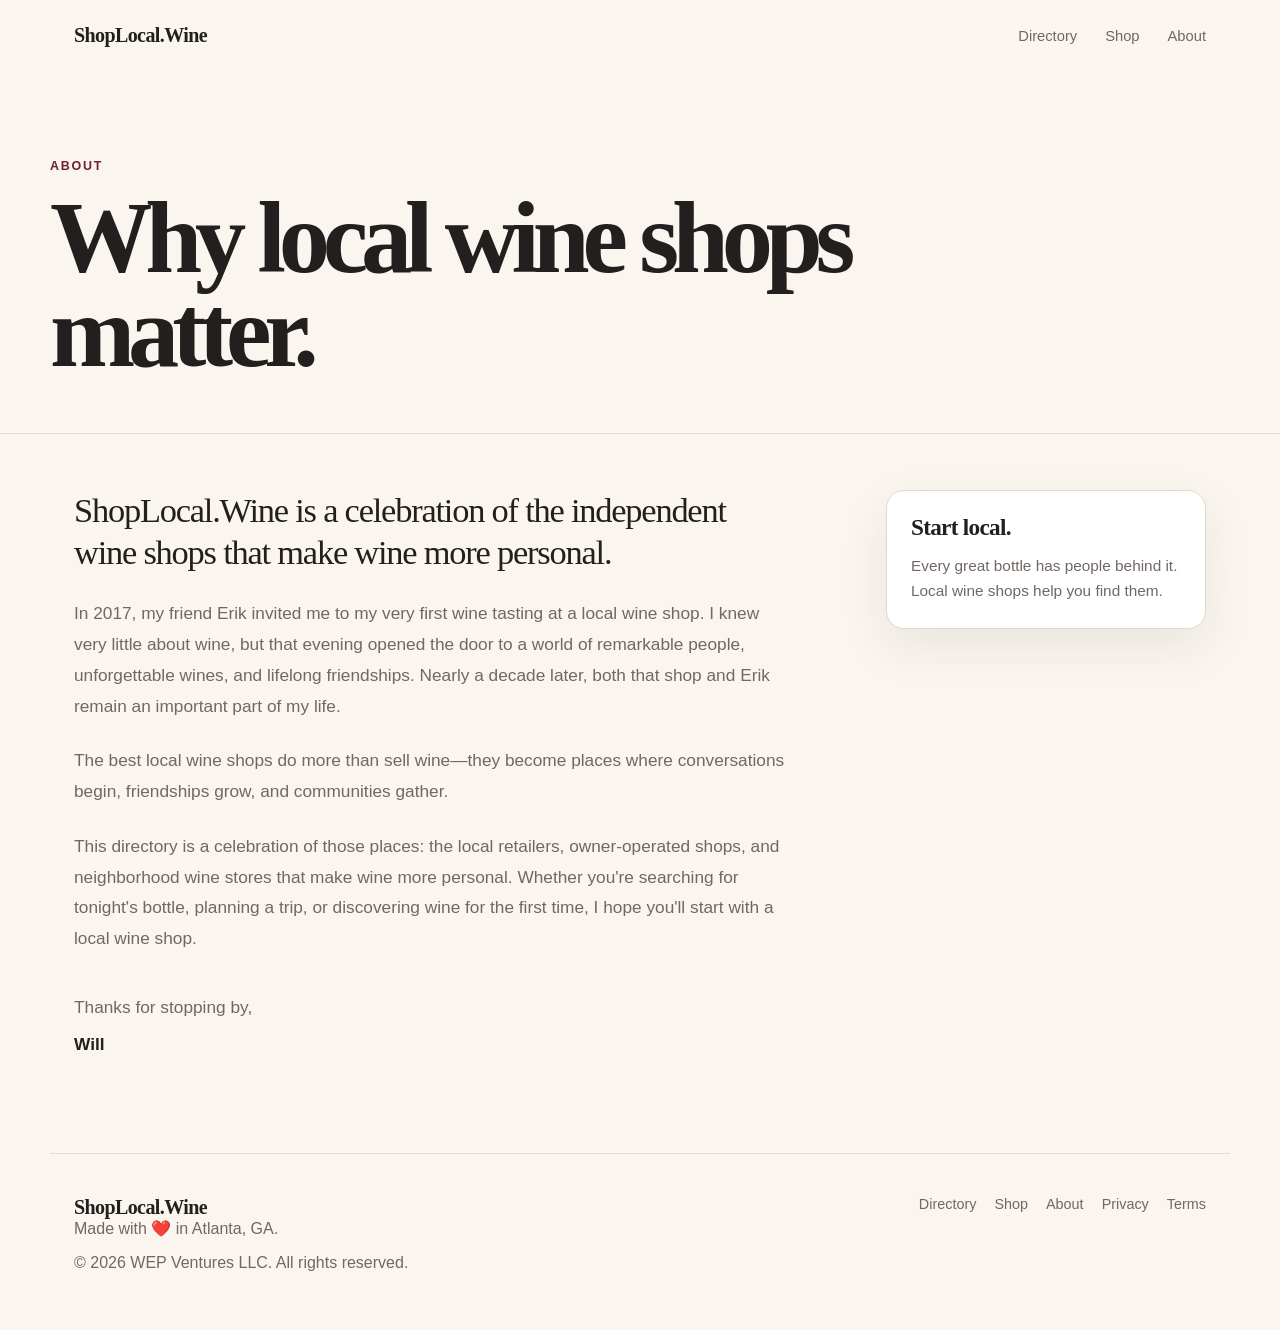
<file: about.html>
<!DOCTYPE html>
<html lang="en">
<head>
  <meta charset="UTF-8" />
  <meta name="viewport" content="width=device-width, initial-scale=1.0" />

  <title>About | ShopLocal.Wine</title>

  <meta
    name="description"
    content="ShopLocal.Wine helps people discover and support independent local wine shops."
  />

  <link rel="stylesheet" href="styles.css" />

  <style>
    html,
    body {
      min-height: 100%;
    }

    body {
      min-height: 100vh;
      min-height: 100dvh;
      display: flex;
      flex-direction: column;
    }

    .site-header {
      width: 100%;
    }

    .about-page {
      flex: 1;
      width: 100%;
      max-width: none;
      margin: 0;
      padding: 0;
    }

    .about-hero {
      padding: 88px 24px 54px;
      border-bottom: 1px solid var(--line);
    }

    .about-hero-inner {
      max-width: var(--container);
      margin: 0 auto;
    }

    .about-kicker {
      margin: 0 0 18px;
      font-family: Arial, sans-serif;
      font-size: 0.78rem;
      font-weight: 700;
      letter-spacing: 0.14em;
      text-transform: uppercase;
      color: var(--wine);
    }

    .about-title {
      max-width: 860px;
      margin: 0;
      font-size: clamp(3.2rem, 8vw, 6.8rem);
      line-height: 0.92;
      letter-spacing: -0.07em;
    }

    .about-body {
      max-width: var(--container);
      margin: 0 auto;
      padding: 56px 24px 88px;
      display: grid;
      grid-template-columns: minmax(0, 1fr) 320px;
      gap: 58px;
      align-items: start;
    }

    .about-copy {
      max-width: 720px;
    }

    .about-copy p {
      margin: 0 0 24px;
      font-family: Arial, sans-serif;
      font-size: 1.08rem;
      line-height: 1.78;
      color: var(--muted);
    }

    .about-copy .lead {
      font-family: Georgia, "Times New Roman", serif;
      font-size: clamp(1.45rem, 3vw, 2.15rem);
      line-height: 1.22;
      letter-spacing: -0.035em;
      color: var(--ink);
    }

    .about-note {
      padding: 24px;
      border: 1px solid var(--line);
      border-radius: 18px;
      background: var(--surface);
      box-shadow: var(--shadow);
    }

    .about-note h2 {
      margin: 0 0 12px;
      font-size: 1.45rem;
      line-height: 1.1;
      letter-spacing: -0.03em;
    }

    .about-note p {
      margin: 0;
      font-family: Arial, sans-serif;
      font-size: 0.96rem;
      line-height: 1.65;
      color: var(--muted);
    }

    .about-signoff {
      margin-top: 38px;
    }

    .about-signoff p {
      margin-bottom: 6px;
    }

    .about-name {
      font-weight: 700;
      color: var(--ink) !important;
    }

    .site-footer {
      margin-top: auto;
    }

    @media (max-width: 900px) {
      .about-hero {
        padding-top: 64px;
      }

      .about-body {
        grid-template-columns: 1fr;
        gap: 34px;
        padding-top: 42px;
      }

      .about-note {
        max-width: 520px;
      }
    }

    @media (max-width: 560px) {
      .about-hero {
        padding: 56px 18px 38px;
      }

      .about-body {
        padding: 36px 18px 66px;
      }

      .about-title {
        font-size: clamp(3rem, 16vw, 4.7rem);
      }

      .about-copy .lead {
        font-size: 1.42rem;
      }
    }
  </style>
</head>

<body>

  <header class="site-header">
    <a href="index.html" class="logo">ShopLocal.Wine</a>

    <nav class="desktop-nav">
      <a href="index.html#directory">Directory</a>
      <a href="index.html#shop">Shop</a>
      <a href="about.html">About</a>
    </nav>

    <button class="menu-toggle" id="menuToggle" aria-label="Open menu">
      <span></span>
      <span></span>
      <span></span>
    </button>
  </header>

  <nav class="mobile-nav" id="mobileNav">
    <a href="index.html#directory">Directory</a>
    <a href="index.html#shop">Shop</a>
    <a href="about.html">About</a>
    <a href="index.html#newsletter">Newsletter</a>
  </nav>
<main class="about-page">
  <section class="about-hero">
    <div class="about-hero-inner">
      <p class="about-kicker">About</p>
      <h1 class="about-title">Why local wine shops matter.</h1>
    </div>
  </section>

  <section class="about-body">
    <div class="about-copy">
      <p class="lead">
        ShopLocal.Wine is a celebration of the independent wine shops that make wine more personal.
      </p>

      <p>
        In 2017, my friend Erik invited me to my very first wine tasting at a local wine shop. I knew very little about wine, but that evening opened the door to a world of remarkable people, unforgettable wines, and lifelong friendships. Nearly a decade later, both that shop and Erik remain an important part of my life.
      </p>

      <p>
        The best local wine shops do more than sell wine—they become places where conversations begin, friendships grow, and communities gather.
      </p>

      <p>
        This directory is a celebration of those places: the local retailers, owner-operated shops, and neighborhood wine stores that make wine more personal. Whether you're searching for tonight's bottle, planning a trip, or discovering wine for the first time, I hope you'll start with a local wine shop.
      </p>

      <div class="about-signoff">
        <p>Thanks for stopping by,</p>
        <p class="about-name">Will</p>
      </div>
    </div>

    <aside class="about-note">
      <h2>Start local.</h2>
      <p>
        Every great bottle has people behind it. Local wine shops help you find them.
      </p>
    </aside>
  </section>
</main>

  <div id="siteFooter"></div>

  <script>
    fetch("/footer.html")
      .then((response) => response.text())
      .then((html) => {
        document.getElementById("siteFooter").innerHTML = html;
      });
  </script>

  <script src="script.js"></script>

</body>
</html>
</file>
<file: styles.css>
:root {
  --bg: #faf6ef;
  --surface: #ffffff;
  --surface-alt: #f1e8dc;
  --ink: #241f1f;
  --muted: #716763;
  --line: #e4d8ca;
  --wine: #6f1d3b;
  --wine-dark: #4e1228;
  --gold: #b88945;
  --shadow: 0 18px 50px rgba(36, 31, 31, 0.08);
  --radius: 22px;
  --container: 1180px;
}

* {
  box-sizing: border-box;
}

html {
  scroll-behavior: smooth;
}

body {
  margin: 0;
  font-family: Georgia, "Times New Roman", serif;
  background: var(--bg);
  color: var(--ink);
}

body.modal-open {
  overflow: hidden;
}

a {
  color: inherit;
  text-decoration: none;
}

button,
input,
textarea {
  font: inherit;
}

.site-header {
  position: sticky;
  top: 0;
  z-index: 50;
  display: flex;
  align-items: center;
  justify-content: space-between;
  max-width: var(--container);
  margin: 0 auto;
  padding: 24px;
  background: rgba(250, 246, 239, 0.9);
  backdrop-filter: blur(14px);
}

.logo,
.footer-logo {
  font-size: 1.25rem;
  font-weight: 700;
  letter-spacing: -0.03em;
}

.desktop-nav {
  display: flex;
  gap: 28px;
  font-family: Arial, sans-serif;
  font-size: 0.92rem;
  color: var(--muted);
}

.desktop-nav a:hover {
  color: var(--wine);
}

.menu-toggle {
  display: none;
  width: 42px;
  height: 42px;
  border: 1px solid var(--line);
  border-radius: 999px;
  background: var(--surface);
  cursor: pointer;
}

.menu-toggle span {
  display: block;
  width: 18px;
  height: 2px;
  margin: 4px auto;
  background: var(--ink);
}

.mobile-nav {
  display: none;
  position: fixed;
  top: 82px;
  left: 16px;
  right: 16px;
  z-index: 40;
  padding: 18px;
  border: 1px solid var(--line);
  border-radius: 20px;
  background: var(--surface);
  box-shadow: var(--shadow);
}

.mobile-nav.open {
  display: grid;
  gap: 14px;
}

.mobile-nav a {
  font-family: Arial, sans-serif;
  color: var(--muted);
}

.hero {
  padding: 90px 24px 70px;
}

.hero-inner {
  max-width: var(--container);
  margin: 0 auto;
}

.eyebrow {
  margin: 0 0 14px;
  font-family: Arial, sans-serif;
  font-size: 0.78rem;
  font-weight: 700;
  letter-spacing: 0.14em;
  text-transform: uppercase;
  color: var(--wine);
}

h1,
h2,
h3,
p {
  margin-top: 0;
}

h1 {
  max-width: 760px;
  margin-bottom: 20px;
  font-size: clamp(3.3rem, 9vw, 7.5rem);
  line-height: 0.9;
  letter-spacing: -0.08em;
}

h2 {
  max-width: 760px;
  margin-bottom: 18px;
  font-size: clamp(2rem, 4vw, 4.1rem);
  line-height: 0.96;
  letter-spacing: -0.06em;
}

h3 {
  margin-bottom: 10px;
  font-size: 1.3rem;
  line-height: 1.1;
  letter-spacing: -0.03em;
}

.hero-copy {
  max-width: 620px;
  margin-bottom: 30px;
  font-family: Arial, sans-serif;
  font-size: 1.12rem;
  line-height: 1.7;
  color: var(--muted);
}

.primary-button {
  display: inline-flex;
  align-items: center;
  justify-content: center;
  min-height: 48px;
  padding: 0 22px;
  border-radius: 999px;
  background: var(--wine);
  color: #fff;
  font-family: Arial, sans-serif;
  font-weight: 700;
}

.primary-button:hover {
  background: var(--wine-dark);
}

.directory-section,
.shop-section,
.news-section,
.about-section,
.newsletter-section {
  max-width: var(--container);
  margin: 0 auto;
  padding: 70px 24px;
}

.section-heading {
  margin-bottom: 28px;
}

.mobile-search-panel {
  display: none;
}

.desktop-search-panel {
  display: block;
}

.directory-layout {
  display: grid;
  grid-template-columns: minmax(0, 1.25fr) 420px;
  gap: 20px;
  min-height: 620px;
}

.wine-map {
  width: 100%;
  height: 100%;
  min-height: 620px;
}

.map-panel,
.results-panel {
  border: 1px solid var(--line);
  border-radius: var(--radius);
  background: var(--surface);
  box-shadow: var(--shadow);
  overflow: hidden;
}

.map-panel {
  min-height: 620px;
}

.map-placeholder {
  display: grid;
  place-items: center;
  align-content: center;
  height: 100%;
  min-height: 620px;
  background:
    linear-gradient(90deg, rgba(111, 29, 59, 0.06) 1px, transparent 1px),
    linear-gradient(rgba(111, 29, 59, 0.06) 1px, transparent 1px),
    var(--surface-alt);
  background-size: 44px 44px;
  color: var(--muted);
  font-family: Arial, sans-serif;
  text-align: center;
}

.map-pin {
  display: grid;
  place-items: center;
  width: 76px;
  height: 76px;
  margin-bottom: 18px;
  border-radius: 50%;
  background: var(--wine);
  color: #fff;
  box-shadow: 0 18px 36px rgba(111, 29, 59, 0.25);
}

.results-panel {
  padding: 18px;
  display: flex;
  flex-direction: column;
  max-height: 620px;
  min-height: 0;
}

.search-box {
  margin-bottom: 14px;
}

.search-box input {
  width: 100%;
  min-height: 52px;
  padding: 0 16px;
  border: 1px solid var(--line);
  border-radius: 999px;
  background: #fff;
  outline: none;
  font-family: Arial, sans-serif;
}

.search-box input:focus {
  border-color: var(--wine);
}

.results-meta {
  margin-bottom: 14px;
  font-family: Arial, sans-serif;
  font-size: 0.86rem;
  color: var(--muted);
}

.shop-list {
  display: grid;
  gap: 14px;
  overflow-y: auto;
  min-height: 0;
  padding-right: 4px;
}

.shop-card {
  padding: 18px;
  border: 1px solid var(--line);
  border-radius: 18px;
  background: #fff;
}

.shop-card-note {
  cursor: default;
  background: var(--surface-alt);
}

.shop-card h3 {
  margin-bottom: 6px;
}

.shop-location,
.shop-description,
.shop-tags {
  font-family: Arial, sans-serif;
  color: var(--muted);
}

.shop-location {
  margin-bottom: 10px;
  font-size: 0.92rem;
}

.shop-description {
  margin-bottom: 14px;
  font-size: 0.95rem;
  line-height: 1.55;
}

.shop-tags {
  display: flex;
  flex-wrap: wrap;
  gap: 8px;
  margin-bottom: 14px;
  font-size: 0.78rem;
}

.shop-tags span {
  padding: 6px 9px;
  border-radius: 999px;
  background: var(--surface-alt);
}

.shop-link {
  font-family: Arial, sans-serif;
  font-size: 0.9rem;
  font-weight: 700;
  color: var(--wine);
}

/* ==========================
   SUBMIT SHOP CTA + MODAL
========================== */

.submit-shop-cta {
  display: flex;
  justify-content: center;
  padding: 42px 0 0;
}

.submit-shop-cta-button {
  display: inline-flex;
  align-items: center;
  justify-content: center;
  width: min(100%, 660px);
  min-height: 58px;
  padding: 0 26px;
  border: 0;
  border-radius: 999px;
  background: var(--wine);
  color: #fff;
  font-family: Arial, sans-serif;
  font-size: 1rem;
  font-weight: 700;
  line-height: 1;
  cursor: pointer;
  box-shadow: 0 20px 45px rgba(111, 29, 59, 0.2);
}

.submit-shop-cta-button:hover {
  background: var(--wine-dark);
}

.submit-shop-overlay {
  position: fixed;
  inset: 0;
  z-index: 900;
  display: none;
  align-items: center;
  justify-content: center;
  padding: 22px;
  background: rgba(36, 31, 31, 0.42);
}

.submit-shop-overlay.open {
  display: flex;
}

.submit-shop-modal {
  position: relative;
  width: min(100%, 760px);
  max-height: min(88vh, 820px);
  overflow-y: auto;
  padding: 30px;
  border: 1px solid var(--line);
  border-radius: var(--radius);
  background: var(--bg);
  box-shadow: 0 30px 80px rgba(36, 31, 31, 0.28);
}

.submit-shop-close {
  position: sticky;
  top: 0;
  z-index: 1;
  float: right;
  display: grid;
  place-items: center;
  width: 42px;
  height: 42px;
  margin: -8px -8px 4px 14px;
  border: 1px solid var(--line);
  border-radius: 999px;
  background: var(--surface);
  color: var(--ink);
  font-size: 1.7rem;
  line-height: 1;
  cursor: pointer;
}

.submit-shop-close:hover {
  border-color: var(--wine);
  color: var(--wine);
}

.submit-shop-content h2 {
  max-width: 580px;
  margin-bottom: 14px;
  font-size: clamp(2rem, 5vw, 3.8rem);
}

.submit-shop-intro,
.submit-shop-thanks p {
  max-width: 560px;
  margin-bottom: 24px;
  font-family: Arial, sans-serif;
  line-height: 1.65;
  color: var(--muted);
}

.submit-shop-form {
  display: grid;
  grid-template-columns: repeat(2, minmax(0, 1fr));
  gap: 16px;
  clear: both;
}

.form-field {
  display: grid;
  gap: 7px;
}

.form-field-wide,
.submit-shop-error,
.submit-shop-button {
  grid-column: 1 / -1;
}

.form-field label {
  font-family: Arial, sans-serif;
  font-size: 0.86rem;
  font-weight: 700;
  color: var(--ink);
}

.form-field input,
.form-field textarea {
  width: 100%;
  min-height: 50px;
  padding: 13px 15px;
  border: 1px solid var(--line);
  border-radius: 16px;
  background: var(--surface);
  color: var(--ink);
  outline: none;
  font-family: Arial, sans-serif;
}

.form-field textarea {
  resize: vertical;
  line-height: 1.5;
}

.form-field input:focus,
.form-field textarea:focus {
  border-color: var(--wine);
  box-shadow: 0 0 0 3px rgba(111, 29, 59, 0.12);
}

.submit-shop-error {
  display: none;
  margin: 2px 0 0;
  padding: 12px 14px;
  border: 1px solid rgba(111, 29, 59, 0.24);
  border-radius: 14px;
  background: #fcf5f7;
  color: var(--wine-dark);
  font-family: Arial, sans-serif;
  line-height: 1.45;
}

.submit-shop-error.visible {
  display: block;
}

.submit-shop-button,
.submit-shop-thanks button {
  min-height: 52px;
  padding: 0 22px;
  border: 0;
  border-radius: 999px;
  background: var(--wine);
  color: #fff;
  font-family: Arial, sans-serif;
  font-weight: 700;
  cursor: pointer;
}

.submit-shop-button:hover,
.submit-shop-thanks button:hover {
  background: var(--wine-dark);
}

.submit-shop-button:disabled {
  cursor: not-allowed;
  opacity: 0.68;
}

.submit-shop-thanks {
  clear: both;
  padding-top: 8px;
}

.newsletter-section {
  display: grid;
  grid-template-columns: 1fr 420px;
  gap: 30px;
  align-items: center;
  margin-top: 40px;
  border-top: 1px solid var(--line);
  border-bottom: 1px solid var(--line);
}

.newsletter-section p {
  max-width: 580px;
  font-family: Arial, sans-serif;
  line-height: 1.7;
  color: var(--muted);
}

.newsletter-form {
  display: flex;
  gap: 10px;
}

.newsletter-form input {
  min-width: 0;
  flex: 1;
  height: 52px;
  padding: 0 16px;
  border: 1px solid var(--line);
  border-radius: 999px;
  background: #fff;
  outline: none;
  font-family: Arial, sans-serif;
}

.newsletter-form button {
  height: 52px;
  padding: 0 18px;
  border: 0;
  border-radius: 999px;
  background: var(--wine);
  color: #fff;
  font-family: Arial, sans-serif;
  font-weight: 700;
  cursor: pointer;
}

.category-grid,
.news-grid {
  display: grid;
  grid-template-columns: repeat(3, 1fr);
  gap: 18px;
}

.category-card,
.news-card {
  min-height: 190px;
  padding: 24px;
  border: 1px solid var(--line);
  border-radius: var(--radius);
  background: var(--surface);
  box-shadow: var(--shadow);
}

.category-card p,
.news-card p,
.about-section p {
  font-family: Arial, sans-serif;
  line-height: 1.65;
  color: var(--muted);
}

.category-card {
  display: flex;
  flex-direction: column;
  color: inherit;
  text-decoration: none;
  cursor: pointer;
  transition:
    transform .2s ease,
    box-shadow .2s ease,
    border-color .2s ease,
    background-color .2s ease;
}

.category-card:hover {
  transform: translateY(-4px);
  border-color: var(--wine);
  background: #fcf5f7;
  box-shadow: 0 18px 40px rgba(111, 29, 59, .12);
}

.category-card:hover h3 {
  color: var(--wine);
}

.coming-soon-pill {
  display: inline-flex;
  align-items: center;
  justify-content: center;
  align-self: flex-end;
  min-width: 180px;
  min-height: 44px;
  margin-top: auto;
  padding: 0 22px;
  border: 6px solid var(--wine);
  border-radius: 20px;
  background: var(--surface);
  color: var(--wine);
  font-family: Arial, sans-serif;
  font-size: 0.95rem;
  font-weight: 700;
}

.news-label {
  margin-bottom: 14px;
  font-size: 0.78rem;
  font-weight: 700;
  letter-spacing: 0.12em;
  text-transform: uppercase;
  color: var(--wine) !important;
}

.about-section {
  padding-bottom: 120px;
}

.about-section p {
  max-width: 760px;
  font-size: 1.08rem;
}

.concierge-button {
  position: fixed;
  right: 22px;
  bottom: 22px;
  z-index: 60;
  display: grid;
  gap: 2px;
  min-width: 96px;
  padding: 13px 16px;
  border: 0;
  border-radius: 999px;
  background: var(--wine);
  color: #fff;
  box-shadow: 0 20px 40px rgba(111, 29, 59, 0.28);
  cursor: pointer;
}

.concierge-button span,
.concierge-button strong {
  font-family: Arial, sans-serif;
  font-size: 0.78rem;
}

.concierge-button strong {
  font-size: 1rem;
}

.site-footer {
  display: grid;
  grid-template-columns: 1fr auto;
  gap: 30px;
  max-width: var(--container);
  margin: 0 auto;
  padding: 42px 24px;
  border-top: 1px solid var(--line);
}

.site-footer p,
.footer-links {
  font-family: Arial, sans-serif;
  color: var(--muted);
}

.footer-links {
  display: flex;
  flex-wrap: wrap;
  gap: 18px;
  align-items: start;
  font-size: 0.9rem;
}

.footer-links a:hover {
  color: var(--wine);
}

@media (max-width: 900px) {
  .desktop-nav {
    display: none;
  }

  .menu-toggle {
    display: block;
  }

  .hero {
    padding-top: 64px;
  }

  .directory-layout,
  .newsletter-section,
  .site-footer {
    grid-template-columns: 1fr;
  }

  .directory-layout {
    min-height: auto;
  }

  .results-panel {
    max-height: 460px;
  }

  .map-panel,
  .map-placeholder {
    min-height: 360px;
  }

  .wine-map {
    min-height: 360px;
  }

  .mobile-search-panel {
    display: block;
    margin-bottom: 16px;
  }

  .desktop-search-panel {
    display: none;
  }

  .submit-shop-cta {
    padding-top: 34px;
  }

.submit-shop-cta-button {
  width: 100%;
  min-height: 58px;
  font-size: 1rem;
}

  .submit-shop-form {
    grid-template-columns: 1fr;
  }

  .category-grid,
  .news-grid {
    grid-template-columns: 1fr;
  }

  .newsletter-form {
    flex-direction: column;
    width: 100%;
  }

  .newsletter-form input {
    width: 100%;
    height: auto;
    min-height: 58px;
    padding: 16px 20px;
    font-size: 18px;
    line-height: 1.3;
    -webkit-appearance: none;
    appearance: none;
  }

  .newsletter-form button {
    width: 100%;
    min-height: 58px;
  }
}

@media (max-width: 560px) {
  .site-header {
    padding: 18px;
  }

  .hero,
  .directory-section,
  .shop-section,
  .news-section,
  .about-section,
  .newsletter-section {
    padding-left: 18px;
    padding-right: 18px;
  }

  h1 {
    font-size: clamp(3rem, 16vw, 4.8rem);
  }

  h2 {
    font-size: clamp(2rem, 11vw, 3.2rem);
  }

  .submit-shop-overlay {
    align-items: stretch;
    padding: 12px;
  }

  .submit-shop-modal {
    max-height: calc(100vh - 24px);
    max-height: calc(100dvh - 24px);
    padding: 22px;
    border-radius: 18px;
  }

  .submit-shop-content h2 {
    font-size: clamp(2rem, 11vw, 3.1rem);
  }

  .concierge-button {
    right: 16px;
    bottom: 16px;
  }
}

/* ==========================
   CHAT
========================== */

.chat-overlay {
  position: fixed;
  inset: 0;
  background: rgba(0,0,0,.35);
  display: none;
  align-items: center;
  justify-content: center;
  z-index: 999;
  padding: 20px;
}

.chat-overlay.open {
  display: flex;
}

.chat-window {
  width: 100%;
  max-width: 430px;
  height: 700px;
  max-height: 90vh;
  background: white;
  border-radius: 24px;
  overflow: hidden;
  display: flex;
  flex-direction: column;
  box-shadow: 0 30px 80px rgba(0,0,0,.25);
}

.chat-header {
  background: var(--wine);
  color: white;
  display: flex;
  justify-content: space-between;
  align-items: center;
  padding: 18px;
}

.chat-header-left {
  display: flex;
  gap: 12px;
  align-items: center;
}

.chat-avatar {
  width: 42px;
  height: 42px;
  border-radius: 50%;
  background: rgba(255,255,255,.2);
  display: flex;
  align-items: center;
  justify-content: center;
  font-size: 20px;
}

.chat-header h3 {
  margin: 0;
  font-size: 18px;
}

.chat-header p {
  margin: 2px 0 0;
  font-size: 13px;
  opacity: .85;
  font-family: Arial, sans-serif;
}

.chat-close {
  background: none;
  border: none;
  color: white;
  font-size: 28px;
  cursor: pointer;
}

.chat-messages {
  flex: 1;
  overflow-y: auto;
  padding: 20px;
  background: #faf8f5;
}

.assistant-message,
.user-message {
  max-width: 80%;
  padding: 14px 16px;
  border-radius: 18px;
  margin-bottom: 14px;
  line-height: 1.5;
  font-family: Arial, sans-serif;
}

.assistant-message {
  background: white;
  border: 1px solid var(--line);
}

.user-message {
  background: var(--wine);
  color: white;
  margin-left: auto;
}

.chat-disclaimer {
  padding: 12px 20px;
  font-size: 12px;
  color: var(--muted);
  border-top: 1px solid var(--line);
  font-family: Arial, sans-serif;
}

.chat-input {
  display: flex;
  border-top: 1px solid var(--line);
}

.chat-input input {
  flex: 1;
  border: none;
  padding: 18px;
  font-size: 15px;
  outline: none;
  font-family: Arial, sans-serif;
}

.chat-input button {
  width: 64px;
  border: none;
  background: var(--wine);
  color: white;
  font-size: 22px;
  cursor: pointer;
}

@media (max-width:640px){

  .chat-overlay{
    padding:0;
  }

  .chat-window{
    max-width:none;
    width:100%;
    height:100%;
    max-height:none;
    border-radius:0;
  }

}

.directory-label,
.featured-shops-label {
  display: none;
}

.shop-card.active {
  border-color: #6f1d3f;
  box-shadow: 0 18px 45px rgba(111, 29, 63, 0.18);
  transform: translateY(-2px);
}

.shop-map-marker {
  cursor: pointer;
  transition: transform 0.2s ease;
}

.shop-map-marker.active {
  transform: scale(1.18);
}

/* ==========================================
   Active Shop Card
========================================== */

.shop-card {
  transition:
    border-color 0.25s ease,
    box-shadow 0.25s ease,
    transform 0.25s ease;
}

.shop-card.active {
  border-color: #7a1f3d;
  box-shadow: 0 12px 32px rgba(122, 31, 61, 0.18);
  transform: translateY(-2px);
}

/* ==========================================
   Map Interaction Polish
========================================== */

.shop-card {
  cursor: pointer;
}

.shop-card.active {
  border-color: #7a1f3d;
  box-shadow: 0 14px 36px rgba(122, 31, 61, 0.2);
  transform: translateY(-2px);
}

.mapboxgl-marker {
  cursor: pointer;
}

.shop-card-note,
.shop-card-note:hover {
  cursor: default;
  transform: none;
}

/* ==========================================
   ABOUT PAGE
========================================== */

.about-page {
  max-width: 760px;
  margin: 0 auto;
  padding: 7rem 1.5rem 6rem;
}

.about-eyebrow {
  font-size: 0.8rem;
  font-weight: 700;
  letter-spacing: 0.18em;
  text-transform: uppercase;
  color: var(--accent);
  margin-bottom: 1rem;
}

.about-title {
  font-size: clamp(3rem, 8vw, 5.5rem);
  line-height: 0.92;
  letter-spacing: -0.06em;
  margin: 0 0 3rem;
  max-width: 10ch;
}

.about-content {
  max-width: 640px;
}

.about-content p {
  font-size: 1.15rem;
  line-height: 1.85;
  color: var(--text);
  margin-bottom: 1.75rem;
}

.about-signoff {
  margin-top: 3rem;
  margin-bottom: 0.25rem;
}

.about-name {
  font-weight: 600;
  margin-bottom: 0;
}

@media (max-width: 768px) {

  .about-page {
    padding: 4rem 1.5rem;
  }

  .about-title {
    font-size: clamp(2.75rem, 12vw, 4.25rem);
    margin-bottom: 2rem;
  }

  .about-content p {
    font-size: 1.05rem;
    line-height: 1.75;
  }

}
</file>
